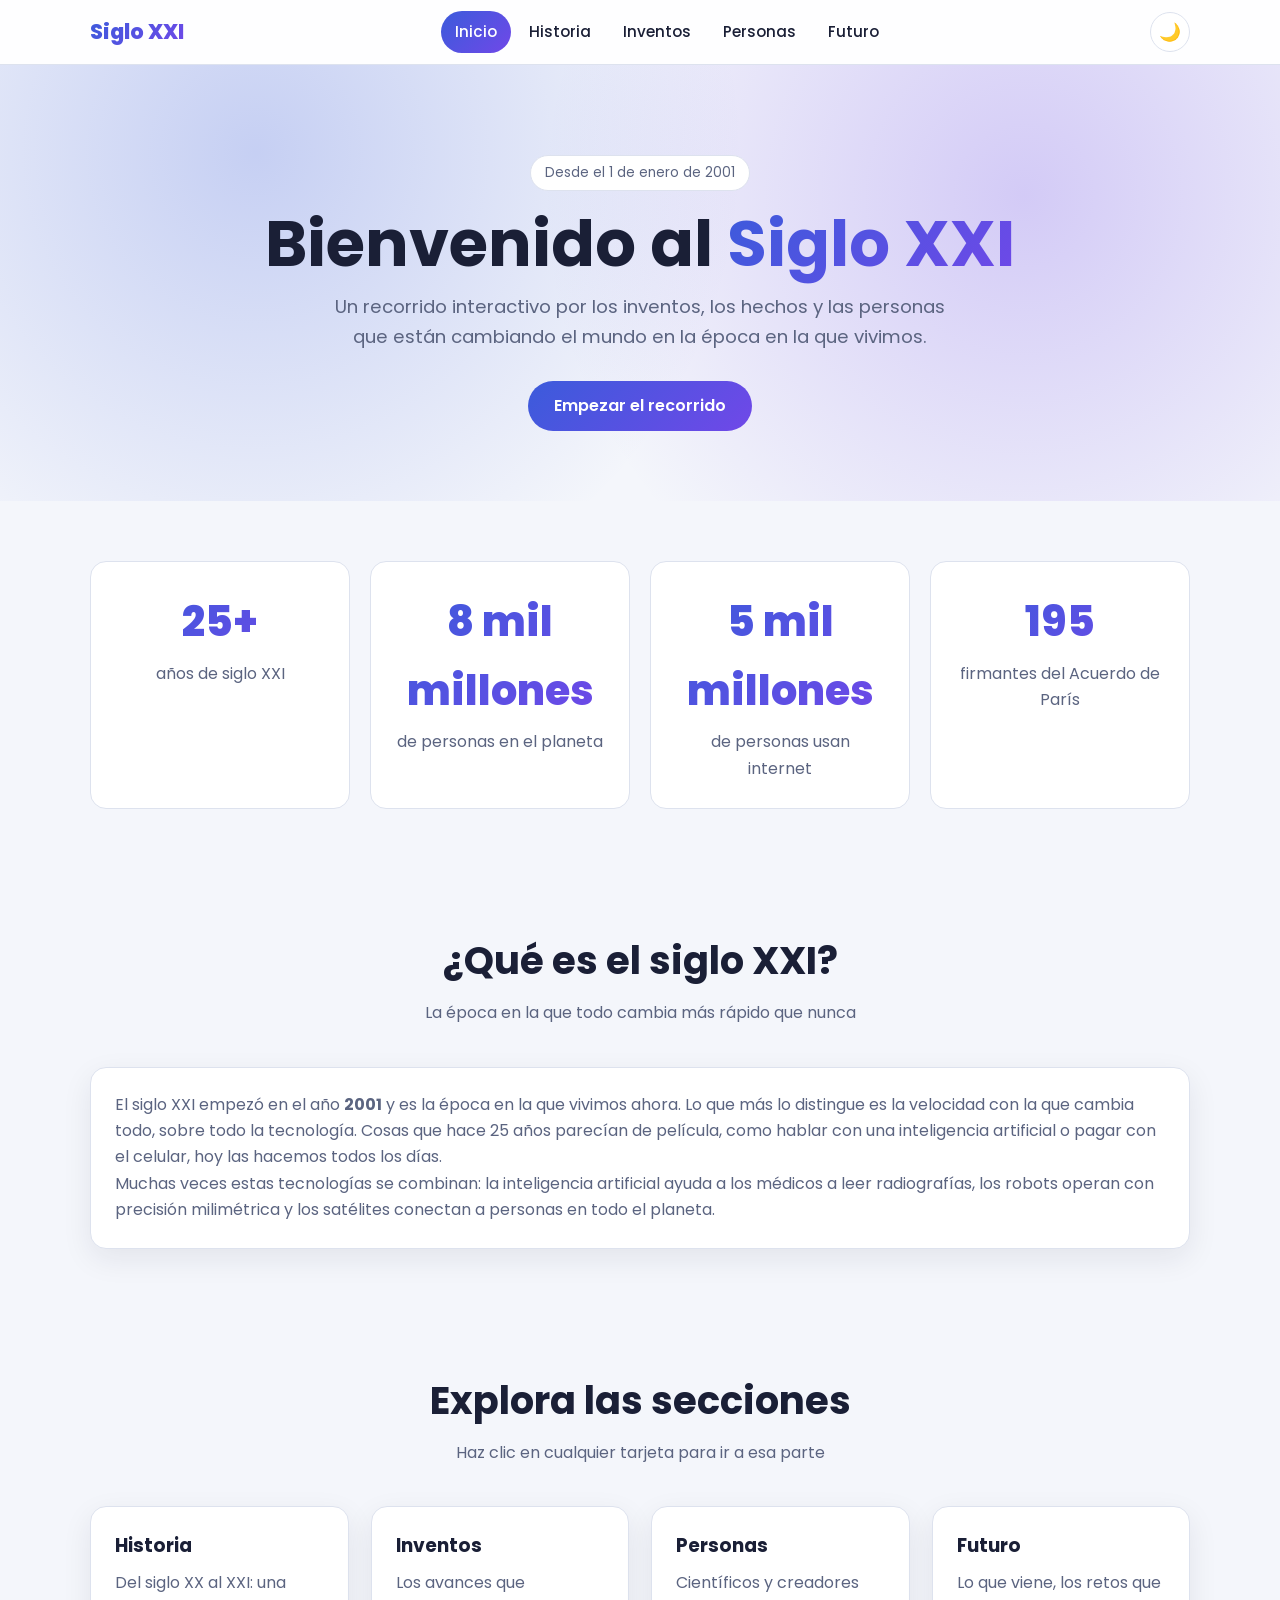
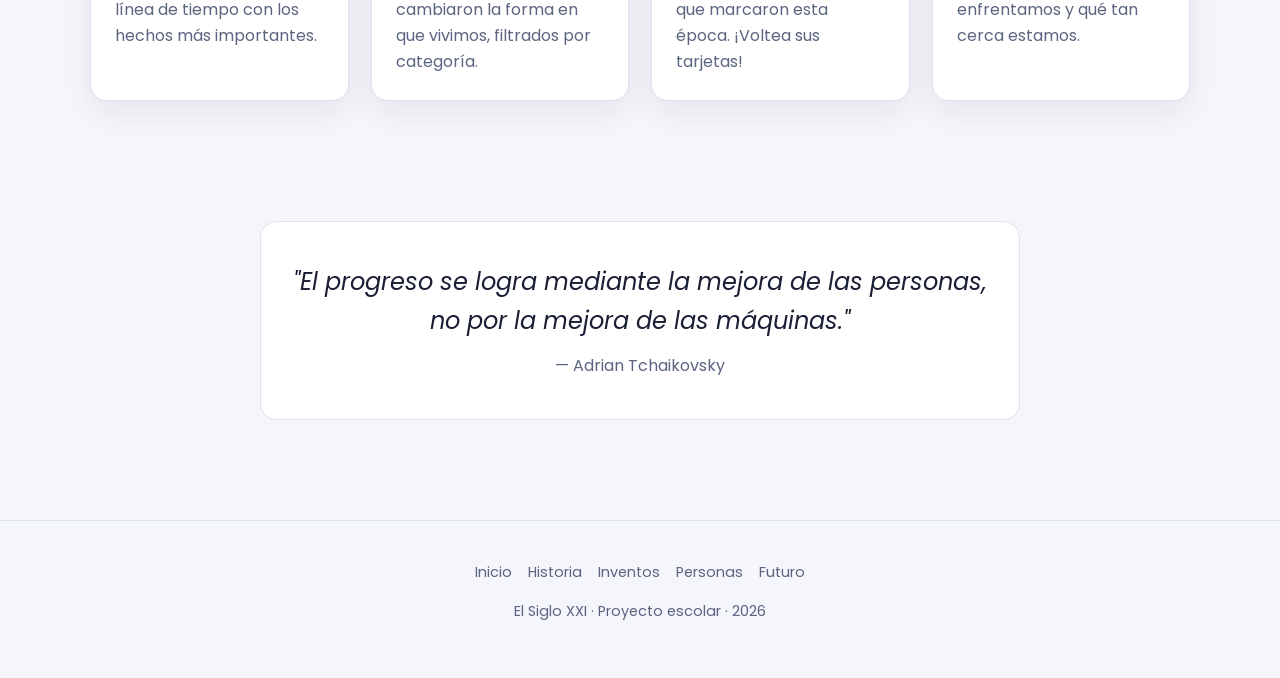
<file: index.html>
<!DOCTYPE html>
<html lang="es">
<head>
  <meta charset="UTF-8">
  <meta name="viewport" content="width=device-width, initial-scale=1.0">
  <title>Inicio | El Siglo XXI</title>
  <meta name="description" content="Sitio interactivo sobre el siglo XXI: historia, inventos, personas y futuro.">
  <link rel="preconnect" href="https://fonts.googleapis.com">
  <link href="https://fonts.googleapis.com/css2?family=Poppins:wght@400;500;600;800&display=swap" rel="stylesheet">
  <link rel="stylesheet" href="css/estilos.css">
  <link rel="icon" href="data:image/svg+xml,<svg xmlns='http://www.w3.org/2000/svg' viewBox='0 0 100 100'><circle cx='50' cy='50' r='48' fill='%233b5bdb'/></svg>">
</head>
<body>
  <div id="progreso"></div>

  <nav class="nav">
    <div class="contenedor">
      <a href="index.html" class="logo">Siglo XXI</a>
      <ul class="menu">
        <li><a href="index.html">Inicio</a></li>
        <li><a href="historia.html">Historia</a></li>
        <li><a href="inventos.html">Inventos</a></li>
        <li><a href="personas.html">Personas</a></li>
        <li><a href="futuro.html">Futuro</a></li>
      </ul>
      <div class="nav-botones">
        <button class="btn-icono" id="btn-tema" aria-label="Cambiar tema">🌙</button>
        <button class="btn-icono" id="btn-menu" aria-label="Abrir menú">☰</button>
      </div>
    </div>
  </nav>

  <header class="hero">
    <div class="contenedor">
      <span class="etiqueta">Desde el 1 de enero de 2001</span>
      <h1>Bienvenido al <span>Siglo XXI</span></h1>
      <p>Un recorrido interactivo por los inventos, los hechos y las personas que están cambiando el mundo en la época en la que vivimos.</p>
      <a href="historia.html" class="boton">Empezar el recorrido</a>
    </div>
  </header>

  <section>
    <div class="contenedor">
      <div class="contadores revelar">
        <div class="contador"><div class="numero" data-contar="25" data-sufijo="+">0</div><p>años de siglo XXI</p></div>
        <div class="contador"><div class="numero" data-contar="8" data-sufijo=" mil millones">0</div><p>de personas en el planeta</p></div>
        <div class="contador"><div class="numero" data-contar="5" data-sufijo=" mil millones">0</div><p>de personas usan internet</p></div>
        <div class="contador"><div class="numero" data-contar="195" data-sufijo="">0</div><p>firmantes del Acuerdo de París</p></div>
      </div>
    </div>
  </section>

  <section>
    <div class="contenedor">
      <div class="titulo-seccion revelar">
        <h2>¿Qué es el siglo XXI?</h2>
        <p>La época en la que todo cambia más rápido que nunca</p>
      </div>
      <div class="tarjeta revelar">
        <p>El siglo XXI empezó en el año <b>2001</b> y es la época en la que vivimos ahora. Lo que más lo distingue es la velocidad con la que cambia todo, sobre todo la tecnología. Cosas que hace 25 años parecían de película, como hablar con una inteligencia artificial o pagar con el celular, hoy las hacemos todos los días.</p>
        <p>Muchas veces estas tecnologías se combinan: la inteligencia artificial ayuda a los médicos a leer radiografías, los robots operan con precisión milimétrica y los satélites conectan a personas en todo el planeta.</p>
      </div>
    </div>
  </section>

  <section>
    <div class="contenedor">
      <div class="titulo-seccion revelar">
        <h2>Explora las secciones</h2>
        <p>Haz clic en cualquier tarjeta para ir a esa parte</p>
      </div>
      <div class="grid">
        <a href="historia.html" class="tarjeta revelar"><h3>Historia</h3><p>Del siglo XX al XXI: una línea de tiempo con los hechos más importantes.</p></a>
        <a href="inventos.html" class="tarjeta revelar"><h3>Inventos</h3><p>Los avances que cambiaron la forma en que vivimos, filtrados por categoría.</p></a>
        <a href="personas.html" class="tarjeta revelar"><h3>Personas</h3><p>Científicos y creadores que marcaron esta época. ¡Voltea sus tarjetas!</p></a>
        <a href="futuro.html" class="tarjeta revelar"><h3>Futuro</h3><p>Lo que viene, los retos que enfrentamos y qué tan cerca estamos.</p></a>
      </div>
    </div>
  </section>

  <section>
    <div class="contenedor">
      <blockquote class="cita revelar">
        "El progreso se logra mediante la mejora de las personas, no por la mejora de las máquinas."
        <cite>— Adrian Tchaikovsky</cite>
      </blockquote>
    </div>
  </section>

  <footer>
    <div class="contenedor">
      <div class="menu-pie">
        <a href="index.html">Inicio</a>
        <a href="historia.html">Historia</a>
        <a href="inventos.html">Inventos</a>
        <a href="personas.html">Personas</a>
        <a href="futuro.html">Futuro</a>
      </div>
      <p>El Siglo XXI · Proyecto escolar · 2026</p>
    </div>
  </footer>

  <button id="subir" aria-label="Volver arriba">↑</button>
  <script src="js/main.js"></script>
</body>
</html>
</file>
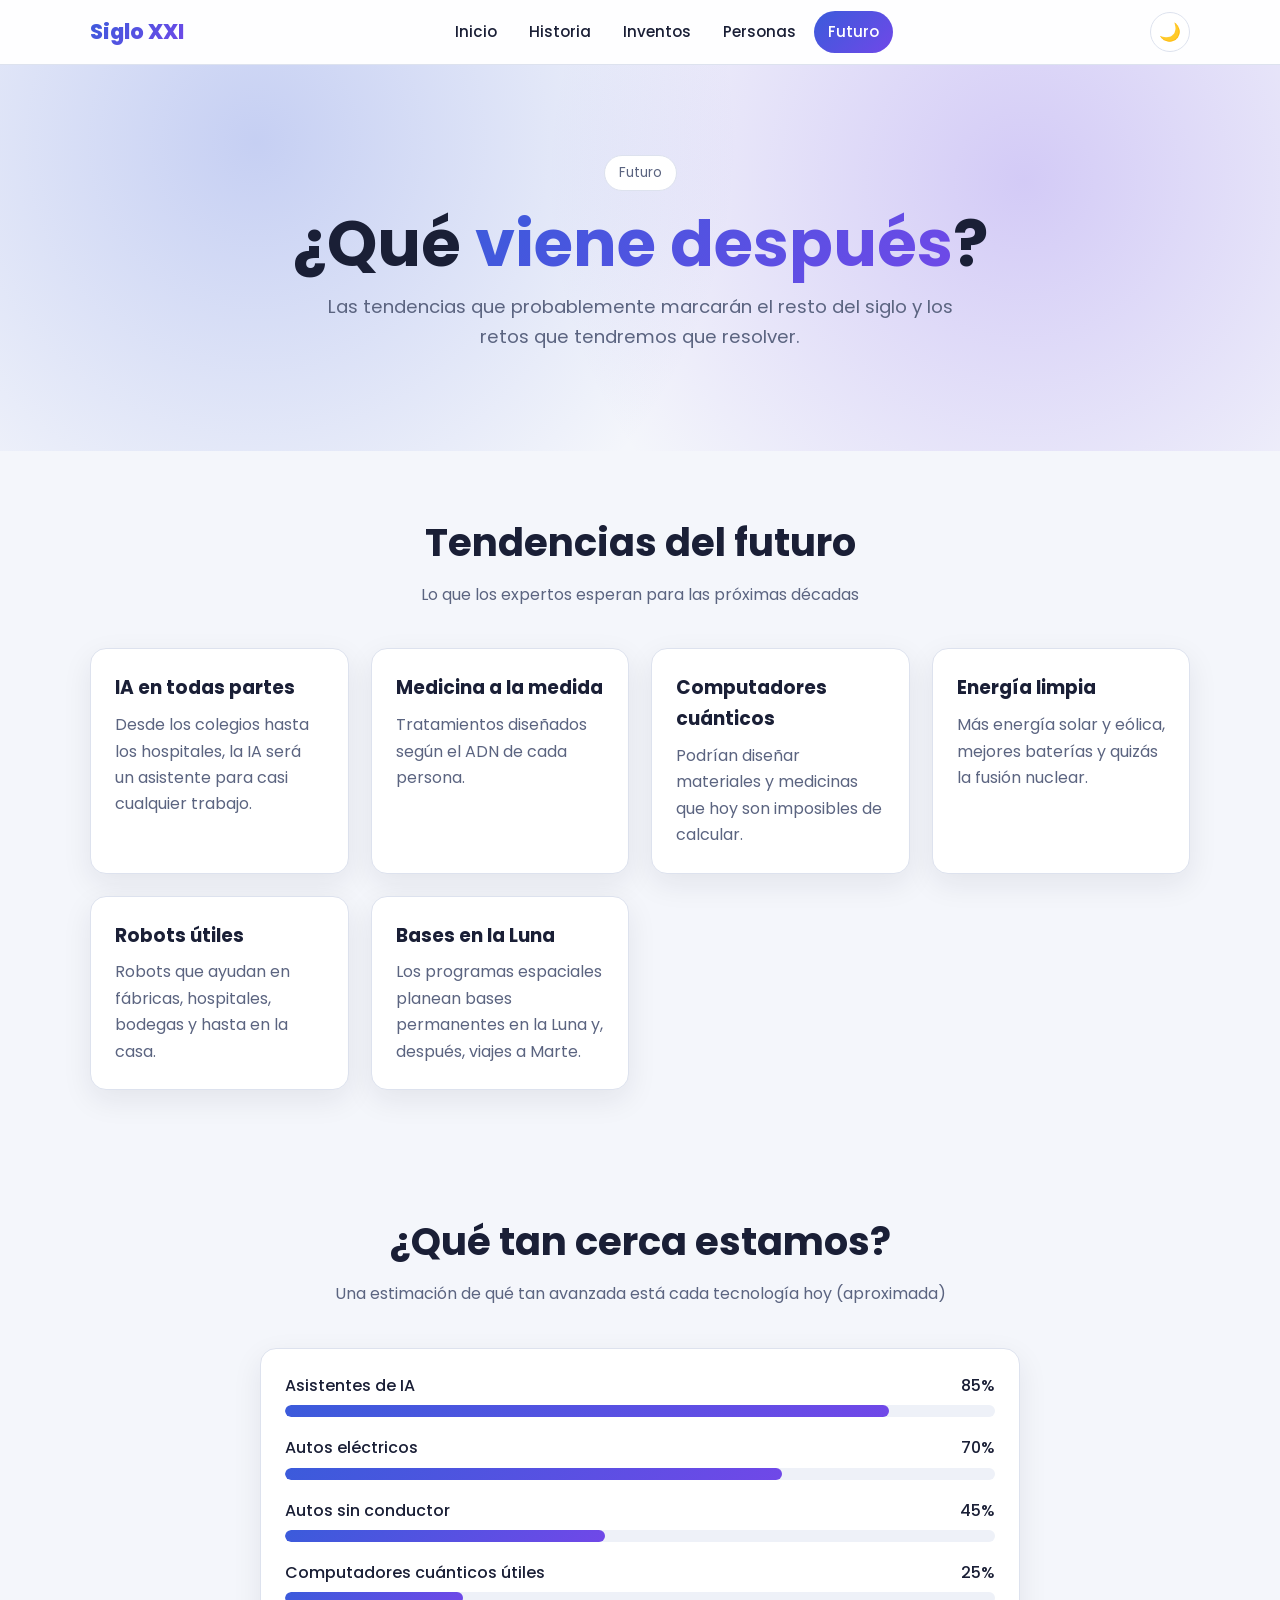
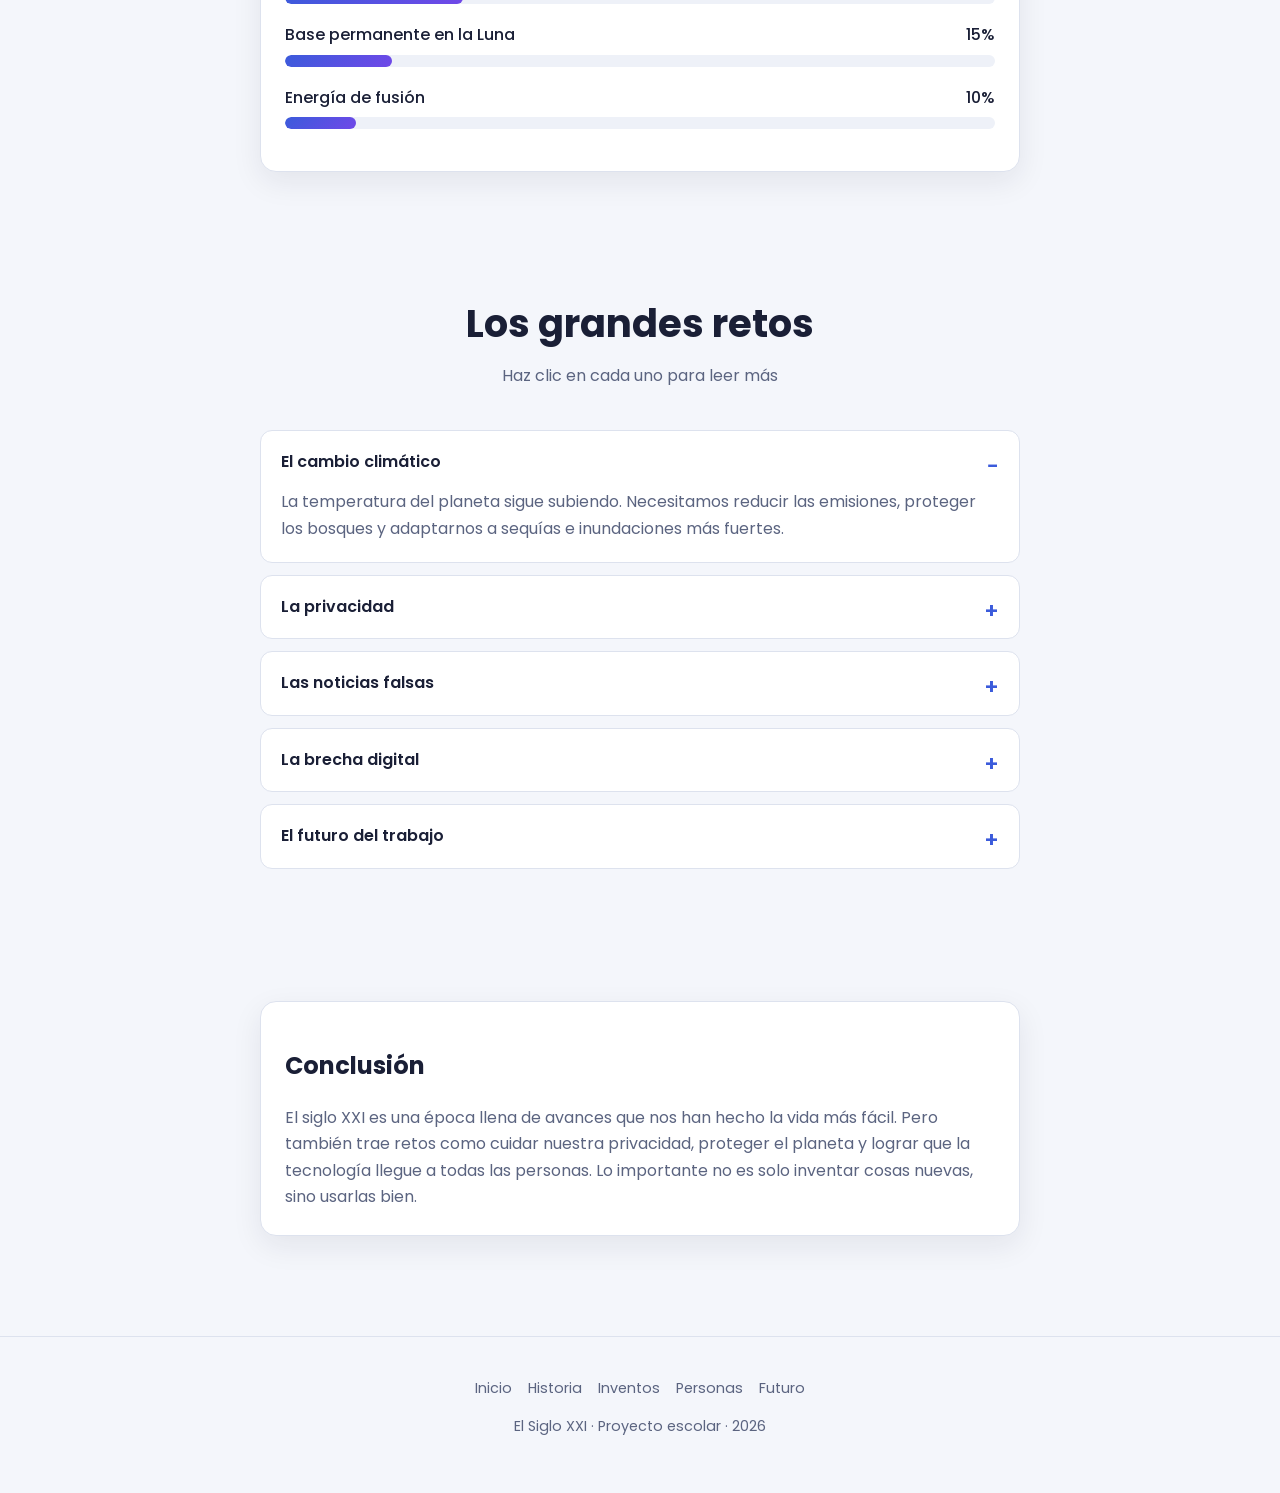
<file: futuro.html>
<!DOCTYPE html>
<html lang="es">
<head>
  <meta charset="UTF-8">
  <meta name="viewport" content="width=device-width, initial-scale=1.0">
  <title>Futuro | El Siglo XXI</title>
  <meta name="description" content="Sitio interactivo sobre el siglo XXI: historia, inventos, personas y futuro.">
  <link rel="preconnect" href="https://fonts.googleapis.com">
  <link href="https://fonts.googleapis.com/css2?family=Poppins:wght@400;500;600;800&display=swap" rel="stylesheet">
  <link rel="stylesheet" href="css/estilos.css">
  <link rel="icon" href="data:image/svg+xml,<svg xmlns='http://www.w3.org/2000/svg' viewBox='0 0 100 100'><circle cx='50' cy='50' r='48' fill='%233b5bdb'/></svg>">
</head>
<body>
  <div id="progreso"></div>

  <nav class="nav">
    <div class="contenedor">
      <a href="index.html" class="logo">Siglo XXI</a>
      <ul class="menu">
        <li><a href="index.html">Inicio</a></li>
        <li><a href="historia.html">Historia</a></li>
        <li><a href="inventos.html">Inventos</a></li>
        <li><a href="personas.html">Personas</a></li>
        <li><a href="futuro.html">Futuro</a></li>
      </ul>
      <div class="nav-botones">
        <button class="btn-icono" id="btn-tema" aria-label="Cambiar tema">🌙</button>
        <button class="btn-icono" id="btn-menu" aria-label="Abrir menú">☰</button>
      </div>
    </div>
  </nav>

  <header class="hero">
    <div class="contenedor">
      <span class="etiqueta">Futuro</span>
      <h1>¿Qué <span>viene después</span>?</h1>
      <p>Las tendencias que probablemente marcarán el resto del siglo y los retos que tendremos que resolver.</p>
    </div>
  </header>

  <section>
    <div class="contenedor">
      <div class="titulo-seccion revelar">
        <h2>Tendencias del futuro</h2>
        <p>Lo que los expertos esperan para las próximas décadas</p>
      </div>
      <div class="grid">
        <div class="tarjeta revelar"><h3>IA en todas partes</h3><p>Desde los colegios hasta los hospitales, la IA será un asistente para casi cualquier trabajo.</p></div>
        <div class="tarjeta revelar"><h3>Medicina a la medida</h3><p>Tratamientos diseñados según el ADN de cada persona.</p></div>
        <div class="tarjeta revelar"><h3>Computadores cuánticos</h3><p>Podrían diseñar materiales y medicinas que hoy son imposibles de calcular.</p></div>
        <div class="tarjeta revelar"><h3>Energía limpia</h3><p>Más energía solar y eólica, mejores baterías y quizás la fusión nuclear.</p></div>
        <div class="tarjeta revelar"><h3>Robots útiles</h3><p>Robots que ayudan en fábricas, hospitales, bodegas y hasta en la casa.</p></div>
        <div class="tarjeta revelar"><h3>Bases en la Luna</h3><p>Los programas espaciales planean bases permanentes en la Luna y, después, viajes a Marte.</p></div>
      </div>
    </div>
  </section>

  <section>
    <div class="contenedor">
      <div class="titulo-seccion revelar">
        <h2>¿Qué tan cerca estamos?</h2>
        <p>Una estimación de qué tan avanzada está cada tecnología hoy (aproximada)</p>
      </div>
      <div class="tarjeta revelar" style="max-width: 760px; margin: 0 auto;">
        <div class="barra"><div class="barra-info"><span>Asistentes de IA</span><span>85%</span></div><div class="barra-fondo"><div class="barra-relleno" data-valor="85"></div></div></div>
        <div class="barra"><div class="barra-info"><span>Autos eléctricos</span><span>70%</span></div><div class="barra-fondo"><div class="barra-relleno" data-valor="70"></div></div></div>
        <div class="barra"><div class="barra-info"><span>Autos sin conductor</span><span>45%</span></div><div class="barra-fondo"><div class="barra-relleno" data-valor="45"></div></div></div>
        <div class="barra"><div class="barra-info"><span>Computadores cuánticos útiles</span><span>25%</span></div><div class="barra-fondo"><div class="barra-relleno" data-valor="25"></div></div></div>
        <div class="barra"><div class="barra-info"><span>Base permanente en la Luna</span><span>15%</span></div><div class="barra-fondo"><div class="barra-relleno" data-valor="15"></div></div></div>
        <div class="barra"><div class="barra-info"><span>Energía de fusión</span><span>10%</span></div><div class="barra-fondo"><div class="barra-relleno" data-valor="10"></div></div></div>
      </div>
    </div>
  </section>

  <section>
    <div class="contenedor">
      <div class="titulo-seccion revelar">
        <h2>Los grandes retos</h2>
        <p>Haz clic en cada uno para leer más</p>
      </div>
      <div class="acordeon revelar" style="max-width: 760px; margin: 0 auto;">
        <details open><summary>El cambio climático</summary><p>La temperatura del planeta sigue subiendo. Necesitamos reducir las emisiones, proteger los bosques y adaptarnos a sequías e inundaciones más fuertes.</p></details>
        <details><summary>La privacidad</summary><p>Las apps y redes sociales recogen muchísimos datos sobre nosotros. Un reto es decidir quién puede usarlos y para qué.</p></details>
        <details><summary>Las noticias falsas</summary><p>Con la IA es fácil crear fotos, videos y audios falsos. Aprender a verificar la información será cada vez más importante.</p></details>
        <details><summary>La brecha digital</summary><p>Millones de personas todavía no tienen internet. Lograr que la tecnología llegue a todos es clave para que nadie se quede atrás.</p></details>
        <details><summary>El futuro del trabajo</summary><p>Muchos trabajos van a cambiar por la automatización y la IA. Aprender cosas nuevas durante toda la vida será fundamental.</p></details>
      </div>
    </div>
  </section>

  <section>
    <div class="contenedor">
      <div class="tarjeta revelar" style="max-width: 760px; margin: 0 auto;">
        <h2>Conclusión</h2>
        <p>El siglo XXI es una época llena de avances que nos han hecho la vida más fácil. Pero también trae retos como cuidar nuestra privacidad, proteger el planeta y lograr que la tecnología llegue a todas las personas. Lo importante no es solo inventar cosas nuevas, sino usarlas bien.</p>
      </div>
    </div>
  </section>

  <footer>
    <div class="contenedor">
      <div class="menu-pie">
        <a href="index.html">Inicio</a>
        <a href="historia.html">Historia</a>
        <a href="inventos.html">Inventos</a>
        <a href="personas.html">Personas</a>
        <a href="futuro.html">Futuro</a>
      </div>
      <p>El Siglo XXI · Proyecto escolar · 2026</p>
    </div>
  </footer>

  <button id="subir" aria-label="Volver arriba">↑</button>
  <script src="js/main.js"></script>
</body>
</html>
</file>
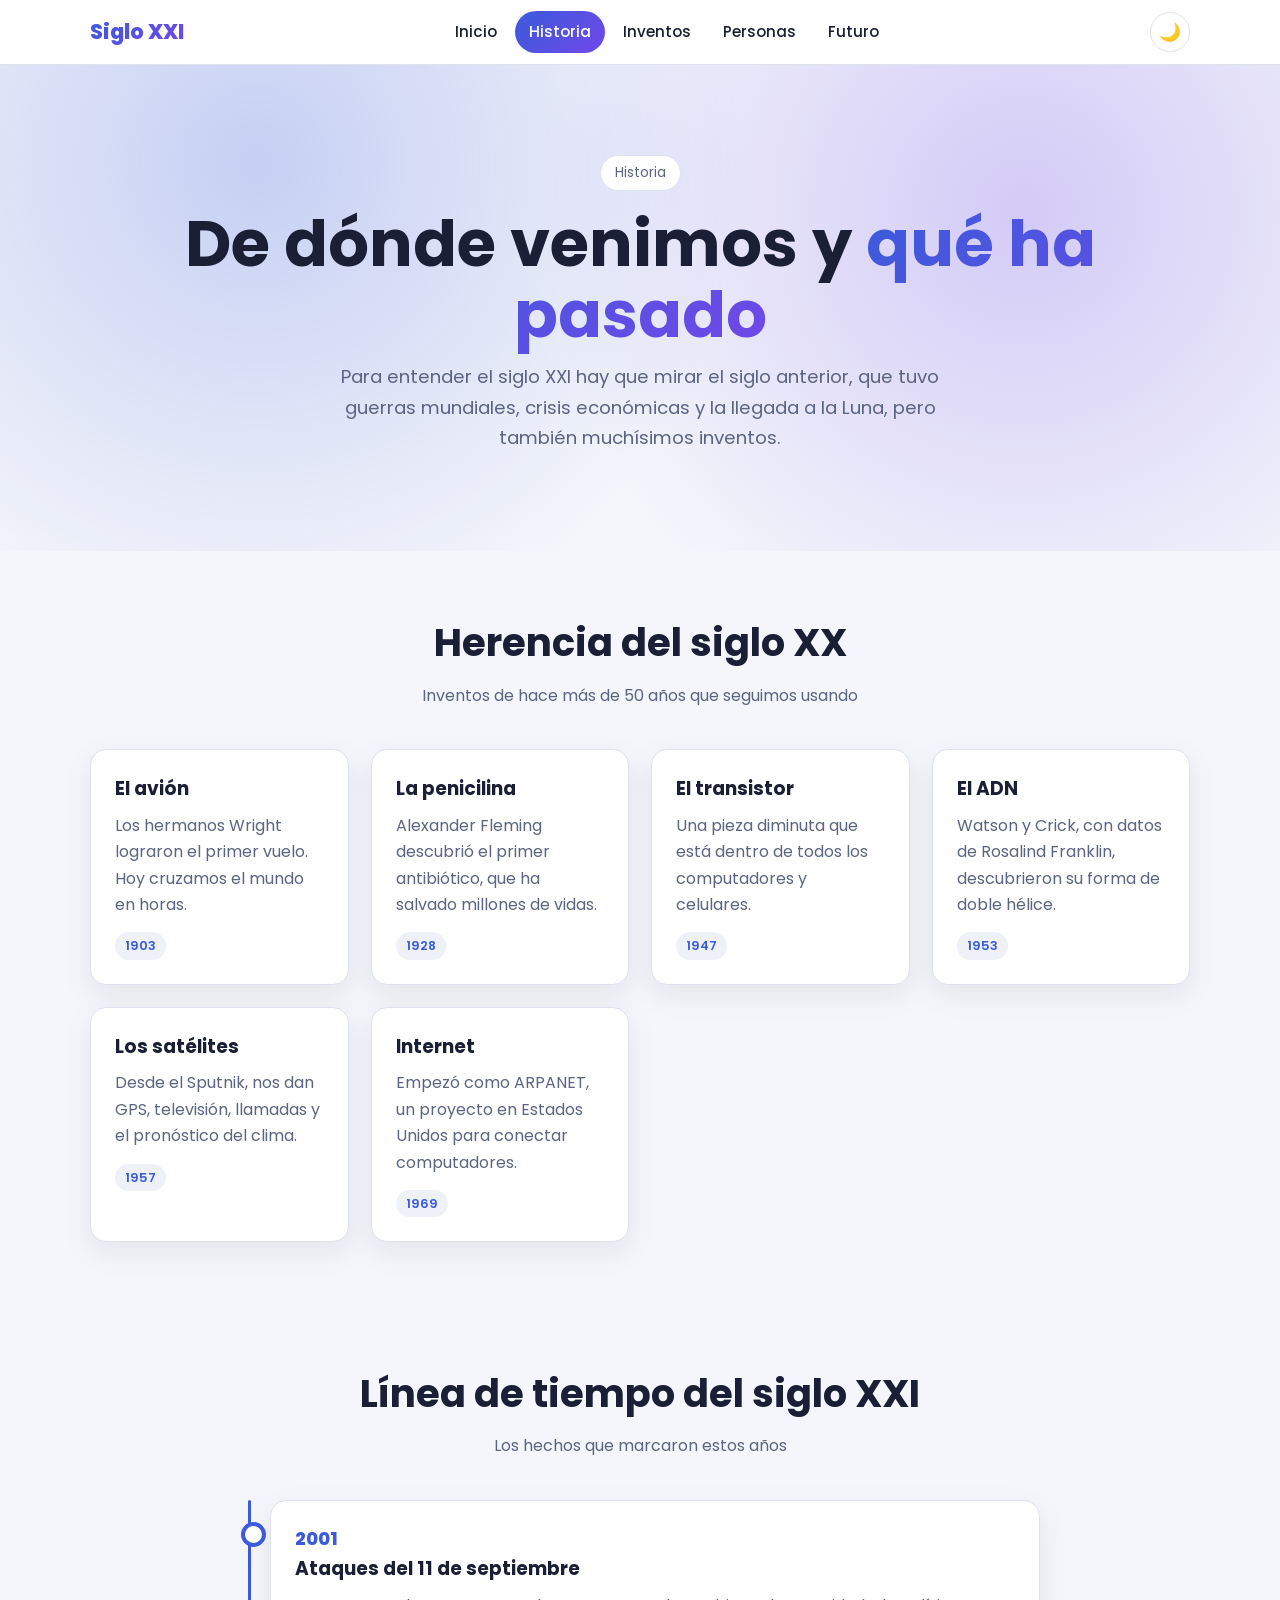
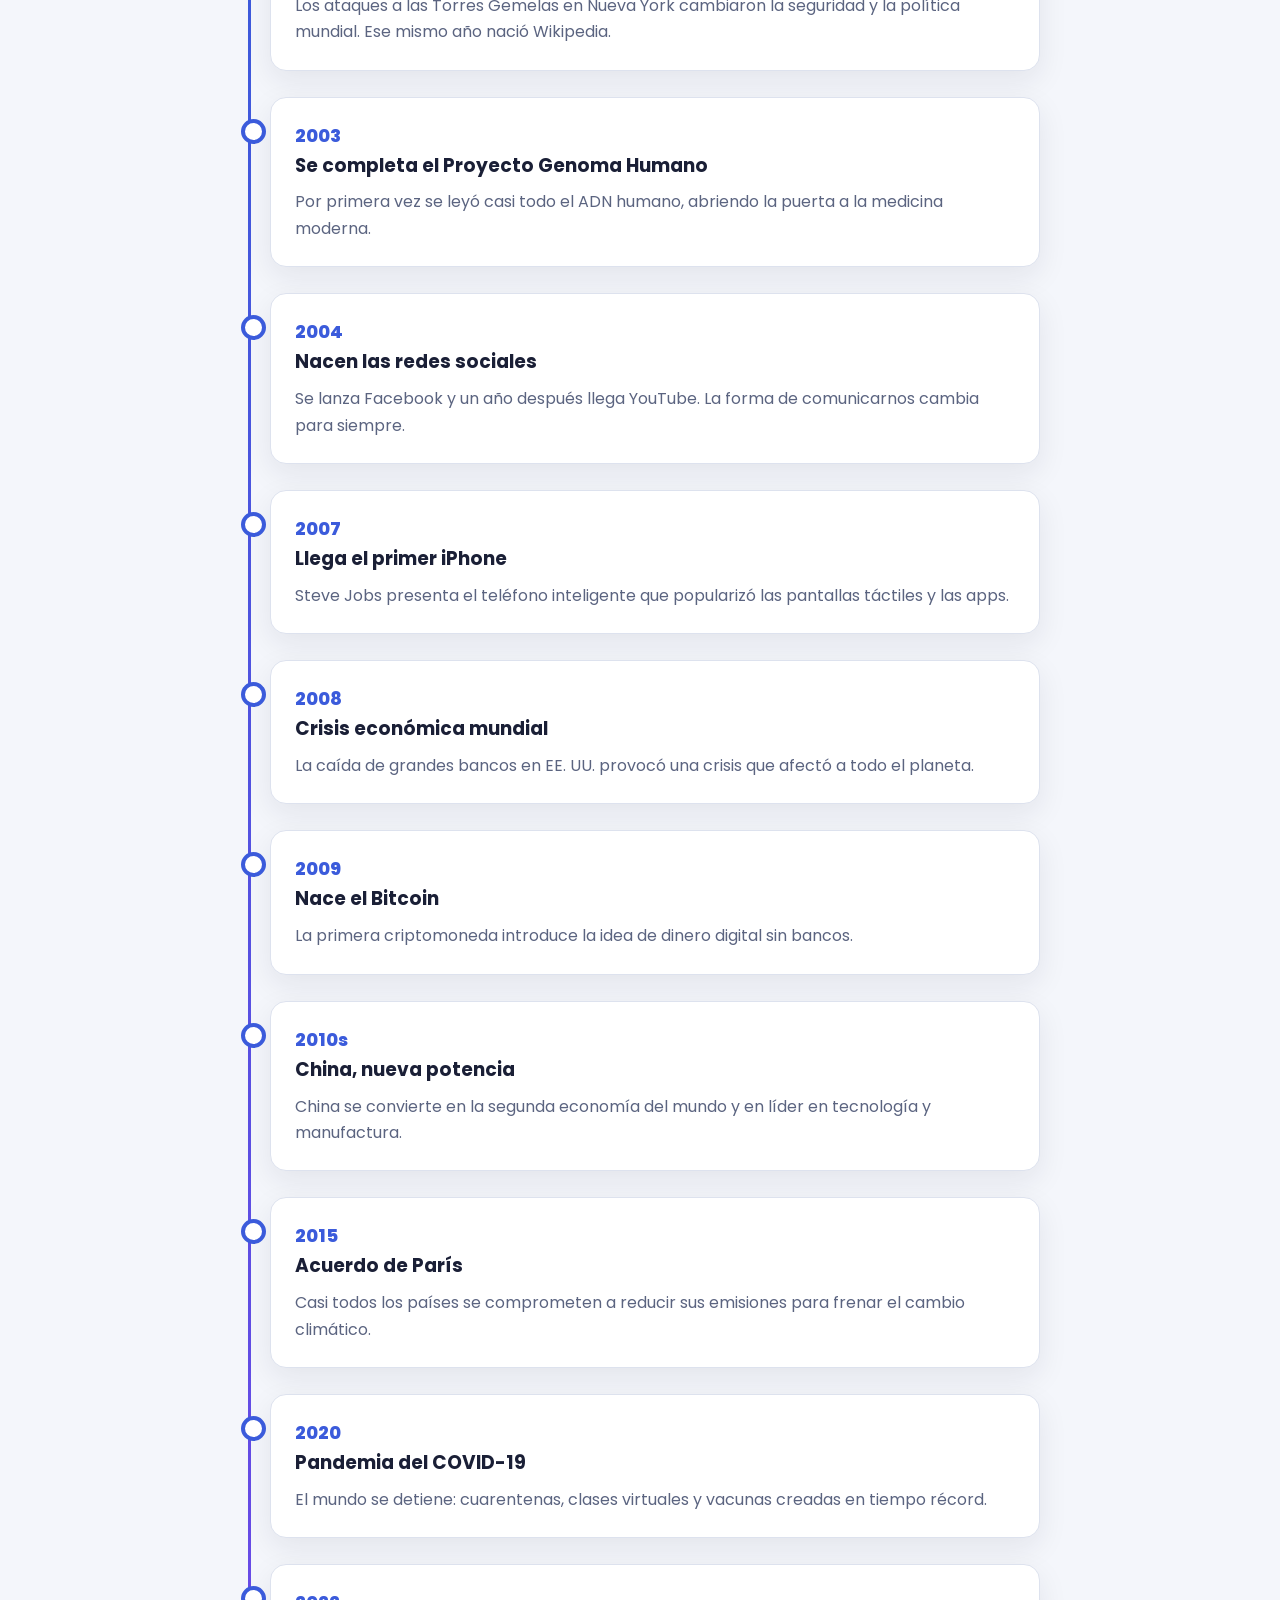
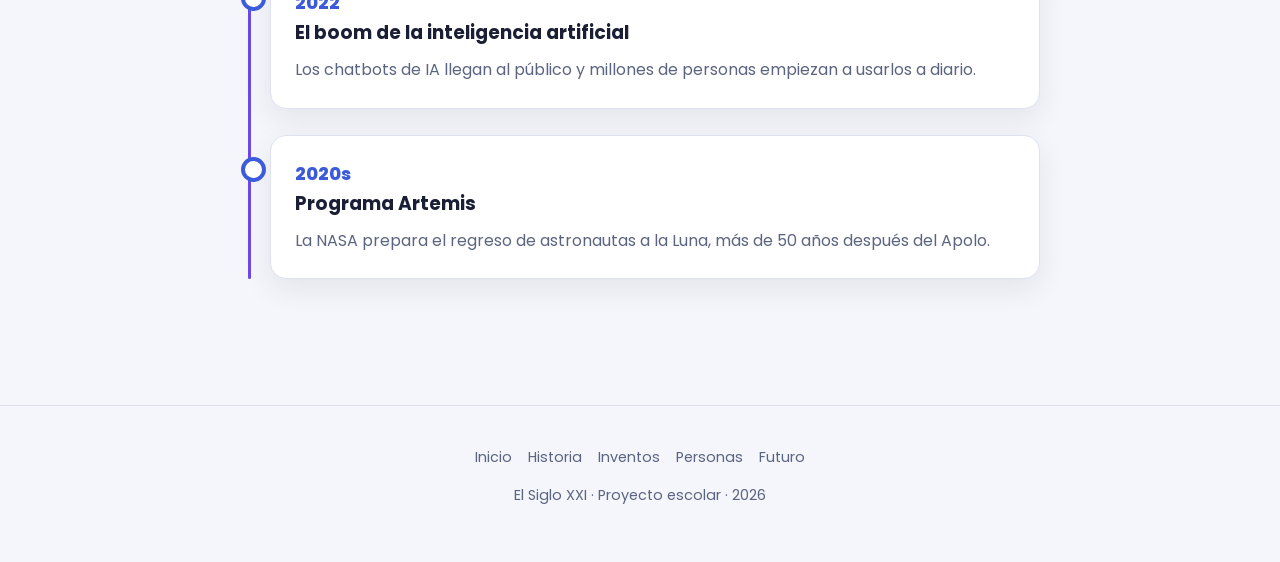
<file: historia.html>
<!DOCTYPE html>
<html lang="es">
<head>
  <meta charset="UTF-8">
  <meta name="viewport" content="width=device-width, initial-scale=1.0">
  <title>Historia | El Siglo XXI</title>
  <meta name="description" content="Sitio interactivo sobre el siglo XXI: historia, inventos, personas y futuro.">
  <link rel="preconnect" href="https://fonts.googleapis.com">
  <link href="https://fonts.googleapis.com/css2?family=Poppins:wght@400;500;600;800&display=swap" rel="stylesheet">
  <link rel="stylesheet" href="css/estilos.css">
  <link rel="icon" href="data:image/svg+xml,<svg xmlns='http://www.w3.org/2000/svg' viewBox='0 0 100 100'><circle cx='50' cy='50' r='48' fill='%233b5bdb'/></svg>">
</head>
<body>
  <div id="progreso"></div>

  <nav class="nav">
    <div class="contenedor">
      <a href="index.html" class="logo">Siglo XXI</a>
      <ul class="menu">
        <li><a href="index.html">Inicio</a></li>
        <li><a href="historia.html">Historia</a></li>
        <li><a href="inventos.html">Inventos</a></li>
        <li><a href="personas.html">Personas</a></li>
        <li><a href="futuro.html">Futuro</a></li>
      </ul>
      <div class="nav-botones">
        <button class="btn-icono" id="btn-tema" aria-label="Cambiar tema">🌙</button>
        <button class="btn-icono" id="btn-menu" aria-label="Abrir menú">☰</button>
      </div>
    </div>
  </nav>

  <header class="hero">
    <div class="contenedor">
      <span class="etiqueta">Historia</span>
      <h1>De dónde venimos y <span>qué ha pasado</span></h1>
      <p>Para entender el siglo XXI hay que mirar el siglo anterior, que tuvo guerras mundiales, crisis económicas y la llegada a la Luna, pero también muchísimos inventos.</p>
    </div>
  </header>

  <section>
    <div class="contenedor">
      <div class="titulo-seccion revelar">
        <h2>Herencia del siglo XX</h2>
        <p>Inventos de hace más de 50 años que seguimos usando</p>
      </div>
      <div class="grid">
        <div class="tarjeta revelar"><h3>El avión</h3><p>Los hermanos Wright lograron el primer vuelo. Hoy cruzamos el mundo en horas.</p><span class="anio">1903</span></div>
        <div class="tarjeta revelar"><h3>La penicilina</h3><p>Alexander Fleming descubrió el primer antibiótico, que ha salvado millones de vidas.</p><span class="anio">1928</span></div>
        <div class="tarjeta revelar"><h3>El transistor</h3><p>Una pieza diminuta que está dentro de todos los computadores y celulares.</p><span class="anio">1947</span></div>
        <div class="tarjeta revelar"><h3>El ADN</h3><p>Watson y Crick, con datos de Rosalind Franklin, descubrieron su forma de doble hélice.</p><span class="anio">1953</span></div>
        <div class="tarjeta revelar"><h3>Los satélites</h3><p>Desde el Sputnik, nos dan GPS, televisión, llamadas y el pronóstico del clima.</p><span class="anio">1957</span></div>
        <div class="tarjeta revelar"><h3>Internet</h3><p>Empezó como ARPANET, un proyecto en Estados Unidos para conectar computadores.</p><span class="anio">1969</span></div>
      </div>
    </div>
  </section>

  <section>
    <div class="contenedor">
      <div class="titulo-seccion revelar">
        <h2>Línea de tiempo del siglo XXI</h2>
        <p>Los hechos que marcaron estos años</p>
      </div>
      <div class="timeline">
        <div class="evento revelar"><div class="tarjeta"><div class="fecha">2001</div><h3>Ataques del 11 de septiembre</h3><p>Los ataques a las Torres Gemelas en Nueva York cambiaron la seguridad y la política mundial. Ese mismo año nació Wikipedia.</p></div></div>
        <div class="evento revelar"><div class="tarjeta"><div class="fecha">2003</div><h3>Se completa el Proyecto Genoma Humano</h3><p>Por primera vez se leyó casi todo el ADN humano, abriendo la puerta a la medicina moderna.</p></div></div>
        <div class="evento revelar"><div class="tarjeta"><div class="fecha">2004</div><h3>Nacen las redes sociales</h3><p>Se lanza Facebook y un año después llega YouTube. La forma de comunicarnos cambia para siempre.</p></div></div>
        <div class="evento revelar"><div class="tarjeta"><div class="fecha">2007</div><h3>Llega el primer iPhone</h3><p>Steve Jobs presenta el teléfono inteligente que popularizó las pantallas táctiles y las apps.</p></div></div>
        <div class="evento revelar"><div class="tarjeta"><div class="fecha">2008</div><h3>Crisis económica mundial</h3><p>La caída de grandes bancos en EE. UU. provocó una crisis que afectó a todo el planeta.</p></div></div>
        <div class="evento revelar"><div class="tarjeta"><div class="fecha">2009</div><h3>Nace el Bitcoin</h3><p>La primera criptomoneda introduce la idea de dinero digital sin bancos.</p></div></div>
        <div class="evento revelar"><div class="tarjeta"><div class="fecha">2010s</div><h3>China, nueva potencia</h3><p>China se convierte en la segunda economía del mundo y en líder en tecnología y manufactura.</p></div></div>
        <div class="evento revelar"><div class="tarjeta"><div class="fecha">2015</div><h3>Acuerdo de París</h3><p>Casi todos los países se comprometen a reducir sus emisiones para frenar el cambio climático.</p></div></div>
        <div class="evento revelar"><div class="tarjeta"><div class="fecha">2020</div><h3>Pandemia del COVID-19</h3><p>El mundo se detiene: cuarentenas, clases virtuales y vacunas creadas en tiempo récord.</p></div></div>
        <div class="evento revelar"><div class="tarjeta"><div class="fecha">2022</div><h3>El boom de la inteligencia artificial</h3><p>Los chatbots de IA llegan al público y millones de personas empiezan a usarlos a diario.</p></div></div>
        <div class="evento revelar"><div class="tarjeta"><div class="fecha">2020s</div><h3>Programa Artemis</h3><p>La NASA prepara el regreso de astronautas a la Luna, más de 50 años después del Apolo.</p></div></div>
      </div>
    </div>
  </section>

  <footer>
    <div class="contenedor">
      <div class="menu-pie">
        <a href="index.html">Inicio</a>
        <a href="historia.html">Historia</a>
        <a href="inventos.html">Inventos</a>
        <a href="personas.html">Personas</a>
        <a href="futuro.html">Futuro</a>
      </div>
      <p>El Siglo XXI · Proyecto escolar · 2026</p>
    </div>
  </footer>

  <button id="subir" aria-label="Volver arriba">↑</button>
  <script src="js/main.js"></script>
</body>
</html>
</file>
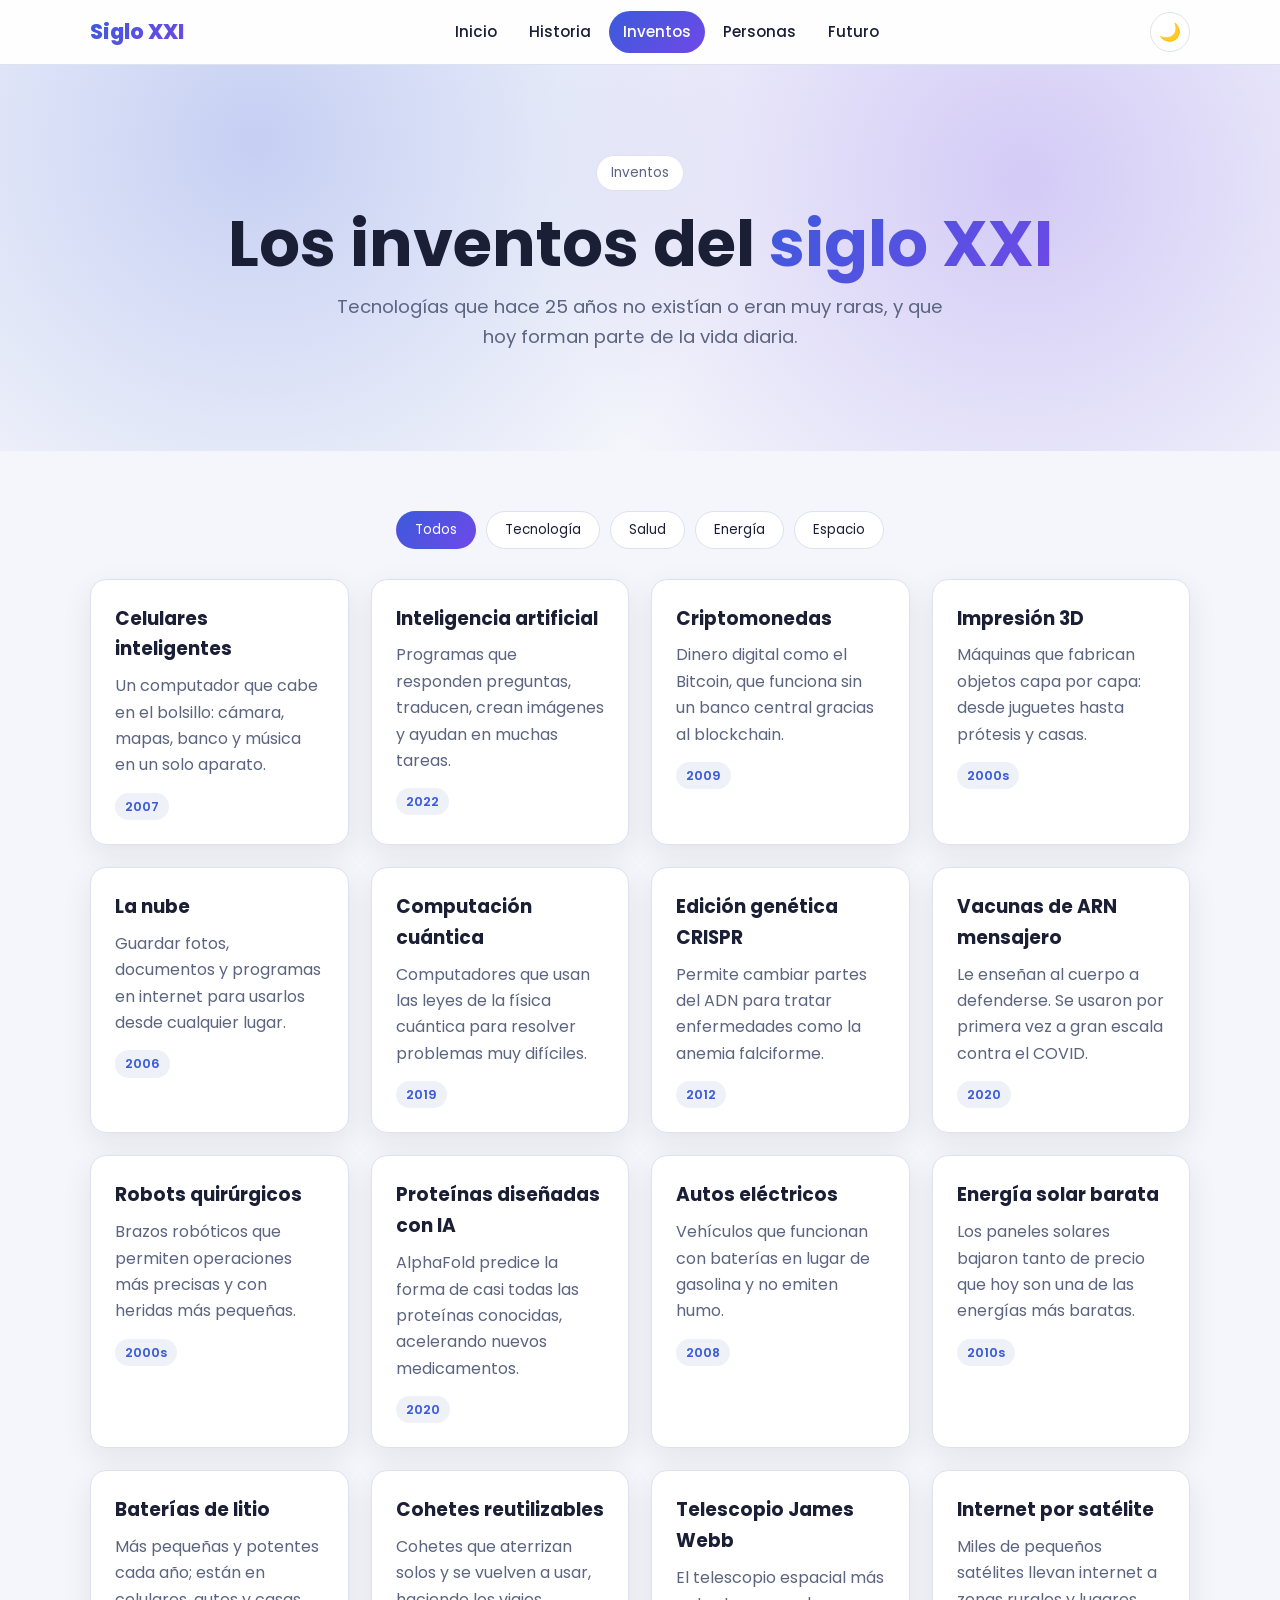
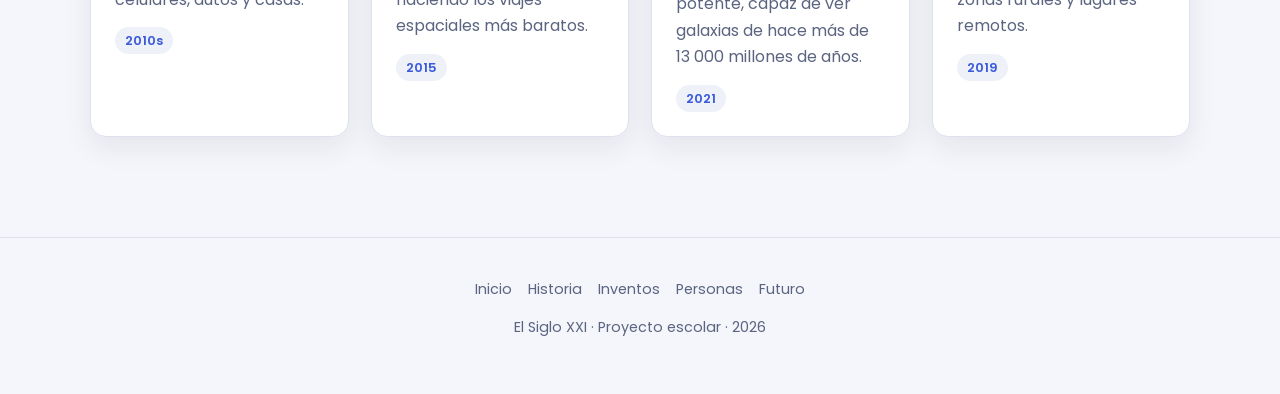
<file: inventos.html>
<!DOCTYPE html>
<html lang="es">
<head>
  <meta charset="UTF-8">
  <meta name="viewport" content="width=device-width, initial-scale=1.0">
  <title>Inventos | El Siglo XXI</title>
  <meta name="description" content="Sitio interactivo sobre el siglo XXI: historia, inventos, personas y futuro.">
  <link rel="preconnect" href="https://fonts.googleapis.com">
  <link href="https://fonts.googleapis.com/css2?family=Poppins:wght@400;500;600;800&display=swap" rel="stylesheet">
  <link rel="stylesheet" href="css/estilos.css">
  <link rel="icon" href="data:image/svg+xml,<svg xmlns='http://www.w3.org/2000/svg' viewBox='0 0 100 100'><circle cx='50' cy='50' r='48' fill='%233b5bdb'/></svg>">
</head>
<body>
  <div id="progreso"></div>

  <nav class="nav">
    <div class="contenedor">
      <a href="index.html" class="logo">Siglo XXI</a>
      <ul class="menu">
        <li><a href="index.html">Inicio</a></li>
        <li><a href="historia.html">Historia</a></li>
        <li><a href="inventos.html">Inventos</a></li>
        <li><a href="personas.html">Personas</a></li>
        <li><a href="futuro.html">Futuro</a></li>
      </ul>
      <div class="nav-botones">
        <button class="btn-icono" id="btn-tema" aria-label="Cambiar tema">🌙</button>
        <button class="btn-icono" id="btn-menu" aria-label="Abrir menú">☰</button>
      </div>
    </div>
  </nav>

  <header class="hero">
    <div class="contenedor">
      <span class="etiqueta">Inventos</span>
      <h1>Los inventos del <span>siglo XXI</span></h1>
      <p>Tecnologías que hace 25 años no existían o eran muy raras, y que hoy forman parte de la vida diaria.</p>
    </div>
  </header>

  <section>
    <div class="contenedor">
      <div class="filtros">
        <button class="filtro activo" data-filtro="todos">Todos</button>
        <button class="filtro" data-filtro="tecnologia">Tecnología</button>
        <button class="filtro" data-filtro="salud">Salud</button>
        <button class="filtro" data-filtro="energia">Energía</button>
        <button class="filtro" data-filtro="espacio">Espacio</button>
      </div>

      <div class="grid">
        <div class="tarjeta revelar" data-categoria="tecnologia"><h3>Celulares inteligentes</h3><p>Un computador que cabe en el bolsillo: cámara, mapas, banco y música en un solo aparato.</p><span class="anio">2007</span></div>
        <div class="tarjeta revelar" data-categoria="tecnologia"><h3>Inteligencia artificial</h3><p>Programas que responden preguntas, traducen, crean imágenes y ayudan en muchas tareas.</p><span class="anio">2022</span></div>
        <div class="tarjeta revelar" data-categoria="tecnologia"><h3>Criptomonedas</h3><p>Dinero digital como el Bitcoin, que funciona sin un banco central gracias al blockchain.</p><span class="anio">2009</span></div>
        <div class="tarjeta revelar" data-categoria="tecnologia"><h3>Impresión 3D</h3><p>Máquinas que fabrican objetos capa por capa: desde juguetes hasta prótesis y casas.</p><span class="anio">2000s</span></div>
        <div class="tarjeta revelar" data-categoria="tecnologia"><h3>La nube</h3><p>Guardar fotos, documentos y programas en internet para usarlos desde cualquier lugar.</p><span class="anio">2006</span></div>
        <div class="tarjeta revelar" data-categoria="tecnologia"><h3>Computación cuántica</h3><p>Computadores que usan las leyes de la física cuántica para resolver problemas muy difíciles.</p><span class="anio">2019</span></div>
        <div class="tarjeta revelar" data-categoria="salud"><h3>Edición genética CRISPR</h3><p>Permite cambiar partes del ADN para tratar enfermedades como la anemia falciforme.</p><span class="anio">2012</span></div>
        <div class="tarjeta revelar" data-categoria="salud"><h3>Vacunas de ARN mensajero</h3><p>Le enseñan al cuerpo a defenderse. Se usaron por primera vez a gran escala contra el COVID.</p><span class="anio">2020</span></div>
        <div class="tarjeta revelar" data-categoria="salud"><h3>Robots quirúrgicos</h3><p>Brazos robóticos que permiten operaciones más precisas y con heridas más pequeñas.</p><span class="anio">2000s</span></div>
        <div class="tarjeta revelar" data-categoria="salud"><h3>Proteínas diseñadas con IA</h3><p>AlphaFold predice la forma de casi todas las proteínas conocidas, acelerando nuevos medicamentos.</p><span class="anio">2020</span></div>
        <div class="tarjeta revelar" data-categoria="energia"><h3>Autos eléctricos</h3><p>Vehículos que funcionan con baterías en lugar de gasolina y no emiten humo.</p><span class="anio">2008</span></div>
        <div class="tarjeta revelar" data-categoria="energia"><h3>Energía solar barata</h3><p>Los paneles solares bajaron tanto de precio que hoy son una de las energías más baratas.</p><span class="anio">2010s</span></div>
        <div class="tarjeta revelar" data-categoria="energia"><h3>Baterías de litio</h3><p>Más pequeñas y potentes cada año; están en celulares, autos y casas.</p><span class="anio">2010s</span></div>
        <div class="tarjeta revelar" data-categoria="espacio"><h3>Cohetes reutilizables</h3><p>Cohetes que aterrizan solos y se vuelven a usar, haciendo los viajes espaciales más baratos.</p><span class="anio">2015</span></div>
        <div class="tarjeta revelar" data-categoria="espacio"><h3>Telescopio James Webb</h3><p>El telescopio espacial más potente, capaz de ver galaxias de hace más de 13 000 millones de años.</p><span class="anio">2021</span></div>
        <div class="tarjeta revelar" data-categoria="espacio"><h3>Internet por satélite</h3><p>Miles de pequeños satélites llevan internet a zonas rurales y lugares remotos.</p><span class="anio">2019</span></div>
      </div>
    </div>
  </section>

  <footer>
    <div class="contenedor">
      <div class="menu-pie">
        <a href="index.html">Inicio</a>
        <a href="historia.html">Historia</a>
        <a href="inventos.html">Inventos</a>
        <a href="personas.html">Personas</a>
        <a href="futuro.html">Futuro</a>
      </div>
      <p>El Siglo XXI · Proyecto escolar · 2026</p>
    </div>
  </footer>

  <button id="subir" aria-label="Volver arriba">↑</button>
  <script src="js/main.js"></script>
</body>
</html>
</file>
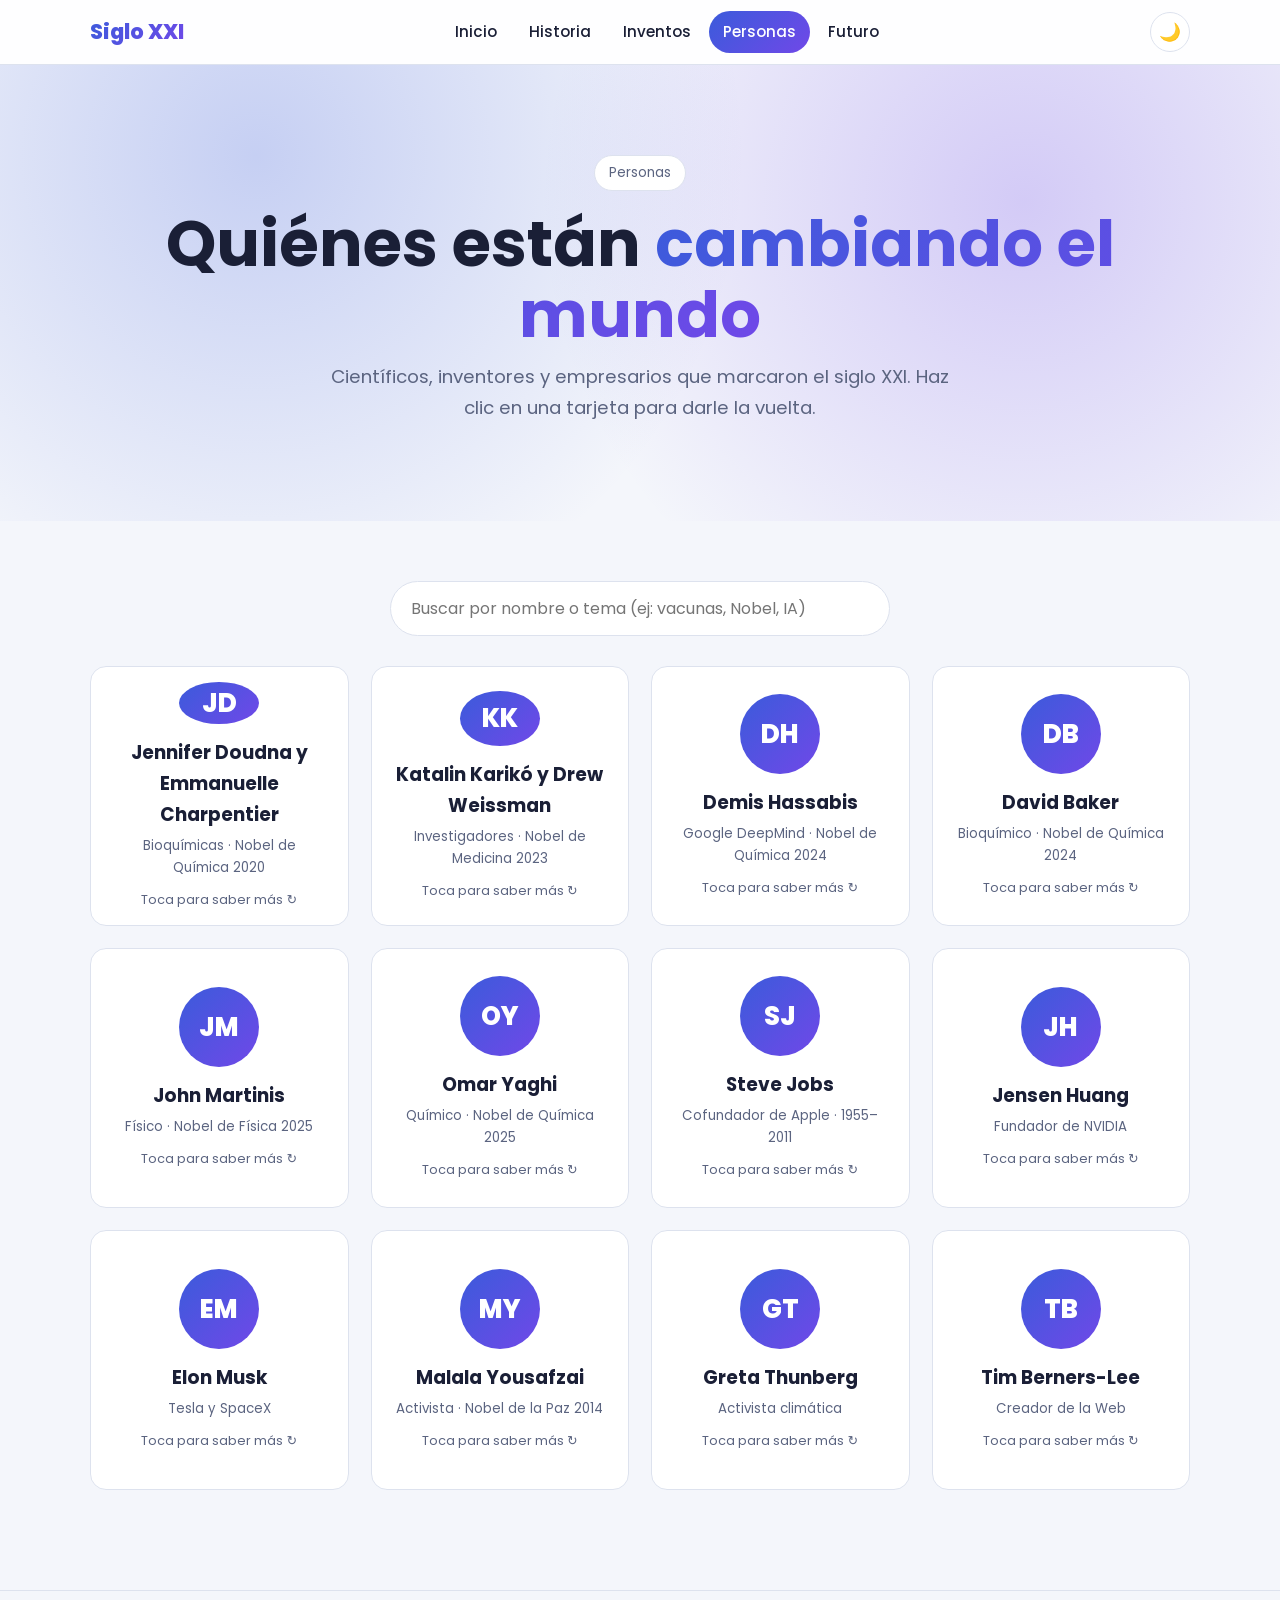
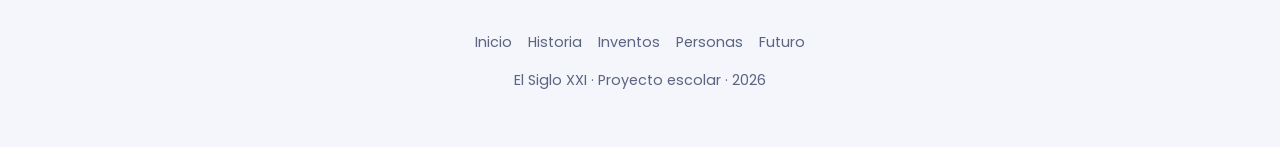
<file: personas.html>
<!DOCTYPE html>
<html lang="es">
<head>
  <meta charset="UTF-8">
  <meta name="viewport" content="width=device-width, initial-scale=1.0">
  <title>Personas | El Siglo XXI</title>
  <meta name="description" content="Sitio interactivo sobre el siglo XXI: historia, inventos, personas y futuro.">
  <link rel="preconnect" href="https://fonts.googleapis.com">
  <link href="https://fonts.googleapis.com/css2?family=Poppins:wght@400;500;600;800&display=swap" rel="stylesheet">
  <link rel="stylesheet" href="css/estilos.css">
  <link rel="icon" href="data:image/svg+xml,<svg xmlns='http://www.w3.org/2000/svg' viewBox='0 0 100 100'><circle cx='50' cy='50' r='48' fill='%233b5bdb'/></svg>">
</head>
<body>
  <div id="progreso"></div>

  <nav class="nav">
    <div class="contenedor">
      <a href="index.html" class="logo">Siglo XXI</a>
      <ul class="menu">
        <li><a href="index.html">Inicio</a></li>
        <li><a href="historia.html">Historia</a></li>
        <li><a href="inventos.html">Inventos</a></li>
        <li><a href="personas.html">Personas</a></li>
        <li><a href="futuro.html">Futuro</a></li>
      </ul>
      <div class="nav-botones">
        <button class="btn-icono" id="btn-tema" aria-label="Cambiar tema">🌙</button>
        <button class="btn-icono" id="btn-menu" aria-label="Abrir menú">☰</button>
      </div>
    </div>
  </nav>

  <header class="hero">
    <div class="contenedor">
      <span class="etiqueta">Personas</span>
      <h1>Quiénes están <span>cambiando el mundo</span></h1>
      <p>Científicos, inventores y empresarios que marcaron el siglo XXI. Haz clic en una tarjeta para darle la vuelta.</p>
    </div>
  </header>

  <section>
    <div class="contenedor">
      <input type="search" id="buscador" class="buscador" placeholder="Buscar por nombre o tema (ej: vacunas, Nobel, IA)">

      <div class="grid">
        <div class="persona revelar"><div class="persona-interior">
          <div class="cara frente"><div class="avatar">JD</div><h3>Jennifer Doudna y Emmanuelle Charpentier</h3><small>Bioquímicas · Nobel de Química 2020</small><div class="pista">Toca para saber más ↻</div></div>
          <div class="cara atras"><p>Crearon CRISPR, unas "tijeras" moleculares para editar genes. Ya se usa para curar enfermedades de la sangre.</p></div>
        </div></div>

        <div class="persona revelar"><div class="persona-interior">
          <div class="cara frente"><div class="avatar">KK</div><h3>Katalin Karikó y Drew Weissman</h3><small>Investigadores · Nobel de Medicina 2023</small><div class="pista">Toca para saber más ↻</div></div>
          <div class="cara atras"><p>Sus estudios del ARN mensajero hicieron posibles las vacunas contra el COVID-19, que salvaron millones de vidas.</p></div>
        </div></div>

        <div class="persona revelar"><div class="persona-interior">
          <div class="cara frente"><div class="avatar">DH</div><h3>Demis Hassabis</h3><small>Google DeepMind · Nobel de Química 2024</small><div class="pista">Toca para saber más ↻</div></div>
          <div class="cara atras"><p>Lidera DeepMind, creadora de AlphaFold, una IA que predice la forma de las proteínas y ayuda a la ciencia.</p></div>
        </div></div>

        <div class="persona revelar"><div class="persona-interior">
          <div class="cara frente"><div class="avatar">DB</div><h3>David Baker</h3><small>Bioquímico · Nobel de Química 2024</small><div class="pista">Toca para saber más ↻</div></div>
          <div class="cara atras"><p>Usa computadores para diseñar proteínas completamente nuevas que no existen en la naturaleza.</p></div>
        </div></div>

        <div class="persona revelar"><div class="persona-interior">
          <div class="cara frente"><div class="avatar">JM</div><h3>John Martinis</h3><small>Físico · Nobel de Física 2025</small><div class="pista">Toca para saber más ↻</div></div>
          <div class="cara atras"><p>Ganó el Nobel junto a John Clarke y Michel Devoret por experimentos que son la base de la computación cuántica.</p></div>
        </div></div>

        <div class="persona revelar"><div class="persona-interior">
          <div class="cara frente"><div class="avatar">OY</div><h3>Omar Yaghi</h3><small>Químico · Nobel de Química 2025</small><div class="pista">Toca para saber más ↻</div></div>
          <div class="cara atras"><p>Creó los MOFs, materiales llenos de poros que pueden sacar agua del aire del desierto o atrapar CO₂.</p></div>
        </div></div>

        <div class="persona revelar"><div class="persona-interior">
          <div class="cara frente"><div class="avatar">SJ</div><h3>Steve Jobs</h3><small>Cofundador de Apple · 1955–2011</small><div class="pista">Toca para saber más ↻</div></div>
          <div class="cara atras"><p>Presentó el iPhone en 2007 y cambió para siempre la forma en que usamos los teléfonos.</p></div>
        </div></div>

        <div class="persona revelar"><div class="persona-interior">
          <div class="cara frente"><div class="avatar">JH</div><h3>Jensen Huang</h3><small>Fundador de NVIDIA</small><div class="pista">Toca para saber más ↻</div></div>
          <div class="cara atras"><p>Su empresa fabrica los chips (GPU) con los que se entrena la mayoría de la inteligencia artificial.</p></div>
        </div></div>

        <div class="persona revelar"><div class="persona-interior">
          <div class="cara frente"><div class="avatar">EM</div><h3>Elon Musk</h3><small>Tesla y SpaceX</small><div class="pista">Toca para saber más ↻</div></div>
          <div class="cara atras"><p>Impulsó los autos eléctricos con Tesla y los cohetes reutilizables con SpaceX.</p></div>
        </div></div>

        <div class="persona revelar"><div class="persona-interior">
          <div class="cara frente"><div class="avatar">MY</div><h3>Malala Yousafzai</h3><small>Activista · Nobel de la Paz 2014</small><div class="pista">Toca para saber más ↻</div></div>
          <div class="cara atras"><p>Defiende el derecho de las niñas a ir a la escuela. Es la persona más joven en ganar un Nobel.</p></div>
        </div></div>

        <div class="persona revelar"><div class="persona-interior">
          <div class="cara frente"><div class="avatar">GT</div><h3>Greta Thunberg</h3><small>Activista climática</small><div class="pista">Toca para saber más ↻</div></div>
          <div class="cara atras"><p>Empezó a protestar sola frente al parlamento sueco en 2018 e inspiró a millones de jóvenes a defender el clima.</p></div>
        </div></div>

        <div class="persona revelar"><div class="persona-interior">
          <div class="cara frente"><div class="avatar">TB</div><h3>Tim Berners-Lee</h3><small>Creador de la Web</small><div class="pista">Toca para saber más ↻</div></div>
          <div class="cara atras"><p>Inventó la World Wide Web en 1989 y hoy trabaja para que internet sea abierta y respete la privacidad.</p></div>
        </div></div>
      </div>
    </div>
  </section>

  <footer>
    <div class="contenedor">
      <div class="menu-pie">
        <a href="index.html">Inicio</a>
        <a href="historia.html">Historia</a>
        <a href="inventos.html">Inventos</a>
        <a href="personas.html">Personas</a>
        <a href="futuro.html">Futuro</a>
      </div>
      <p>El Siglo XXI · Proyecto escolar · 2026</p>
    </div>
  </footer>

  <button id="subir" aria-label="Volver arriba">↑</button>
  <script src="js/main.js"></script>
</body>
</html>
</file>
<file: css/estilos.css>
/* ===== Variables de color (modo claro y oscuro) ===== */
:root {
  --bg: #f4f6fb;
  --surface: #ffffff;
  --surface-2: #eef1f8;
  --text: #1a1f36;
  --muted: #5b6480;
  --primary: #3b5bdb;
  --primary-2: #7048e8;
  --accent: #0ca678;
  --border: #dde2ee;
  --shadow: 0 10px 30px rgba(26, 31, 54, 0.08);
  --radius: 16px;
  --grad: linear-gradient(135deg, var(--primary), var(--primary-2));
}

:root[data-theme="dark"] {
  --bg: #0d1117;
  --surface: #161b26;
  --surface-2: #1e2533;
  --text: #e8ecf5;
  --muted: #9aa4bd;
  --primary: #5c7cfa;
  --primary-2: #9775fa;
  --accent: #20c997;
  --border: #2a3242;
  --shadow: 0 10px 30px rgba(0, 0, 0, 0.4);
}

* { box-sizing: border-box; }

html { scroll-behavior: smooth; }

body {
  margin: 0;
  font-family: "Poppins", system-ui, sans-serif;
  background: var(--bg);
  color: var(--text);
  line-height: 1.65;
  transition: background 0.3s, color 0.3s;
}

img { max-width: 100%; display: block; }

a { color: var(--primary); }

.contenedor { width: min(1100px, 100% - 32px); margin-inline: auto; }

/* ===== Barra de progreso de lectura ===== */
#progreso {
  position: fixed; top: 0; left: 0; height: 4px; width: 0;
  background: var(--grad); z-index: 200;
}

/* ===== Navegación ===== */
.nav {
  position: sticky; top: 0; z-index: 100;
  background: color-mix(in srgb, var(--surface) 85%, transparent);
  backdrop-filter: blur(12px);
  border-bottom: 1px solid var(--border);
}
.nav .contenedor {
  display: flex; align-items: center; justify-content: space-between;
  height: 64px; gap: 16px;
}
.logo {
  font-weight: 800; font-size: 1.3rem; text-decoration: none;
  background: var(--grad); -webkit-background-clip: text; background-clip: text; color: transparent;
}
.menu { display: flex; gap: 4px; list-style: none; margin: 0; padding: 0; }
.menu a {
  display: block; padding: 8px 14px; border-radius: 999px;
  color: var(--text); text-decoration: none; font-weight: 500; font-size: 0.95rem;
  transition: background 0.2s;
}
.menu a:hover { background: var(--surface-2); }
.menu a.activo { background: var(--grad); color: #fff; }

.nav-botones { display: flex; gap: 8px; }
.btn-icono {
  width: 40px; height: 40px; border-radius: 50%;
  border: 1px solid var(--border); background: var(--surface);
  color: var(--text); font-size: 1.1rem; cursor: pointer;
}
#btn-menu { display: none; }

@media (max-width: 860px) {
  #btn-menu { display: block; }
  .menu {
    position: absolute; top: 64px; left: 0; right: 0;
    flex-direction: column; padding: 12px 16px;
    background: var(--surface); border-bottom: 1px solid var(--border);
    display: none;
  }
  .menu.abierto { display: flex; }
}

/* ===== Portada (hero) ===== */
.hero {
  padding: 90px 0 70px; text-align: center;
  background:
    radial-gradient(circle at 20% 20%, color-mix(in srgb, var(--primary) 25%, transparent), transparent 45%),
    radial-gradient(circle at 80% 30%, color-mix(in srgb, var(--primary-2) 25%, transparent), transparent 45%);
}
.hero h1 { font-size: clamp(2.2rem, 6vw, 4rem); margin: 0 0 12px; line-height: 1.1; }
.hero h1 span { background: var(--grad); -webkit-background-clip: text; background-clip: text; color: transparent; }
.hero p { color: var(--muted); font-size: 1.15rem; max-width: 640px; margin: 0 auto 28px; }
.etiqueta {
  display: inline-block; padding: 6px 14px; border-radius: 999px; margin-bottom: 18px;
  background: var(--surface); border: 1px solid var(--border); font-size: 0.85rem; color: var(--muted);
}

.boton {
  display: inline-block; padding: 12px 26px; border-radius: 999px; border: none;
  background: var(--grad); color: #fff; font-weight: 600; text-decoration: none;
  cursor: pointer; font-family: inherit; font-size: 1rem;
  transition: transform 0.2s, box-shadow 0.2s;
}
.boton:hover { transform: translateY(-2px); box-shadow: var(--shadow); }
.boton.secundario { background: var(--surface); color: var(--text); border: 1px solid var(--border); }

/* ===== Secciones ===== */
section { padding: 60px 0; }
.titulo-seccion { text-align: center; margin-bottom: 40px; }
.titulo-seccion h2 { font-size: clamp(1.7rem, 4vw, 2.4rem); margin: 0 0 8px; }
.titulo-seccion p { color: var(--muted); margin: 0; }

/* ===== Tarjetas ===== */
.grid { display: grid; gap: 22px; grid-template-columns: repeat(auto-fill, minmax(250px, 1fr)); }
.tarjeta {
  background: var(--surface); border: 1px solid var(--border); border-radius: var(--radius);
  padding: 24px; box-shadow: var(--shadow);
  transition: transform 0.25s, border-color 0.25s;
}
.tarjeta:hover { transform: translateY(-6px); border-color: var(--primary); }
.tarjeta .icono { font-size: 2.4rem; margin-bottom: 10px; }
.tarjeta h3 { margin: 0 0 8px; }
.tarjeta p { margin: 0; color: var(--muted); }
.tarjeta .anio {
  display: inline-block; margin-top: 14px; font-size: 0.8rem; font-weight: 600;
  padding: 3px 10px; border-radius: 999px; background: var(--surface-2); color: var(--primary);
}
a.tarjeta { text-decoration: none; color: inherit; }

/* ===== Contadores ===== */
.contadores { display: grid; grid-template-columns: repeat(auto-fit, minmax(180px, 1fr)); gap: 20px; }
.contador { text-align: center; padding: 26px; background: var(--surface); border-radius: var(--radius); border: 1px solid var(--border); }
.contador .numero { font-size: 2.6rem; font-weight: 800; background: var(--grad); -webkit-background-clip: text; background-clip: text; color: transparent; }
.contador p { margin: 4px 0 0; color: var(--muted); }

/* ===== Línea de tiempo ===== */
.timeline { position: relative; max-width: 800px; margin: 0 auto; padding-left: 30px; }
.timeline::before {
  content: ""; position: absolute; left: 8px; top: 0; bottom: 0; width: 3px;
  background: var(--grad); border-radius: 3px;
}
.evento { position: relative; margin-bottom: 26px; }
.evento::before {
  content: ""; position: absolute; left: -29px; top: 22px; width: 17px; height: 17px;
  border-radius: 50%; background: var(--surface); border: 4px solid var(--primary);
}
.evento .tarjeta:hover { transform: translateX(6px); }
.evento .fecha { font-weight: 800; color: var(--primary); font-size: 1.1rem; }

/* ===== Filtros y buscador ===== */
.filtros { display: flex; flex-wrap: wrap; gap: 10px; justify-content: center; margin-bottom: 30px; }
.filtro {
  padding: 8px 18px; border-radius: 999px; border: 1px solid var(--border);
  background: var(--surface); color: var(--text); cursor: pointer; font-family: inherit;
}
.filtro.activo { background: var(--grad); color: #fff; border-color: transparent; }
.oculto { display: none !important; }

.buscador {
  display: block; width: min(500px, 100%); margin: 0 auto 30px; padding: 14px 20px;
  border-radius: 999px; border: 1px solid var(--border); background: var(--surface);
  color: var(--text); font-family: inherit; font-size: 1rem;
}
.buscador:focus { outline: 2px solid var(--primary); }

/* ===== Tarjetas de personas (voltean) ===== */
.persona { perspective: 1000px; height: 260px; cursor: pointer; }
.persona-interior {
  position: relative; width: 100%; height: 100%;
  transition: transform 0.6s; transform-style: preserve-3d;
}
.persona.volteada .persona-interior { transform: rotateY(180deg); }
.cara {
  position: absolute; inset: 0; backface-visibility: hidden;
  border-radius: var(--radius); padding: 24px; border: 1px solid var(--border);
  display: flex; flex-direction: column; justify-content: center; align-items: center; text-align: center;
}
.frente { background: var(--surface); }
.atras { background: var(--grad); color: #fff; transform: rotateY(180deg); }
.avatar {
  width: 80px; height: 80px; border-radius: 50%; display: grid; place-items: center;
  font-size: 1.6rem; font-weight: 800; color: #fff; background: var(--grad); margin-bottom: 14px;
}
.frente h3 { margin: 0 0 4px; }
.frente small { color: var(--muted); }
.pista { margin-top: 10px; font-size: 0.8rem; color: var(--muted); }

/* ===== Acordeón ===== */
.acordeon details {
  background: var(--surface); border: 1px solid var(--border); border-radius: 12px;
  margin-bottom: 12px; padding: 4px 20px;
}
.acordeon summary { cursor: pointer; font-weight: 600; padding: 14px 0; list-style: none; }
.acordeon summary::after { content: "+"; float: right; font-size: 1.3rem; color: var(--primary); }
.acordeon details[open] summary::after { content: "−"; }
.acordeon details p { margin-top: 0; color: var(--muted); }

/* ===== Barras de probabilidad ===== */
.barra { margin-bottom: 18px; }
.barra-info { display: flex; justify-content: space-between; font-weight: 500; margin-bottom: 6px; }
.barra-fondo { height: 12px; background: var(--surface-2); border-radius: 999px; overflow: hidden; }
.barra-relleno { height: 100%; width: 0; background: var(--grad); border-radius: 999px; transition: width 1.4s ease; }

/* ===== Cita ===== */
.cita {
  text-align: center; font-size: clamp(1.1rem, 3vw, 1.5rem); font-style: italic;
  max-width: 760px; margin: 0 auto; padding: 40px 24px;
  border-radius: var(--radius); background: var(--surface); border: 1px solid var(--border);
}
.cita cite { display: block; margin-top: 12px; font-size: 1rem; color: var(--muted); font-style: normal; }

/* ===== Pie de página ===== */
footer {
  margin-top: 40px; padding: 40px 0; border-top: 1px solid var(--border);
  text-align: center; color: var(--muted); font-size: 0.9rem;
}
footer .menu-pie { display: flex; flex-wrap: wrap; justify-content: center; gap: 16px; margin-bottom: 14px; }
footer .menu-pie a { color: var(--muted); text-decoration: none; }
footer .menu-pie a:hover { color: var(--primary); }

/* ===== Botón subir ===== */
#subir {
  position: fixed; right: 20px; bottom: 20px; width: 48px; height: 48px; border-radius: 50%;
  border: none; background: var(--grad); color: #fff; font-size: 1.3rem; cursor: pointer;
  box-shadow: var(--shadow); opacity: 0; pointer-events: none; transition: opacity 0.3s;
}
#subir.visible { opacity: 1; pointer-events: auto; }

/* ===== Animación al hacer scroll ===== */
.revelar { opacity: 0; transform: translateY(30px); transition: opacity 0.7s, transform 0.7s; }
.revelar.visto { opacity: 1; transform: none; }

@media (prefers-reduced-motion: reduce) {
  .revelar { opacity: 1; transform: none; transition: none; }
  html { scroll-behavior: auto; }
}
</file>
